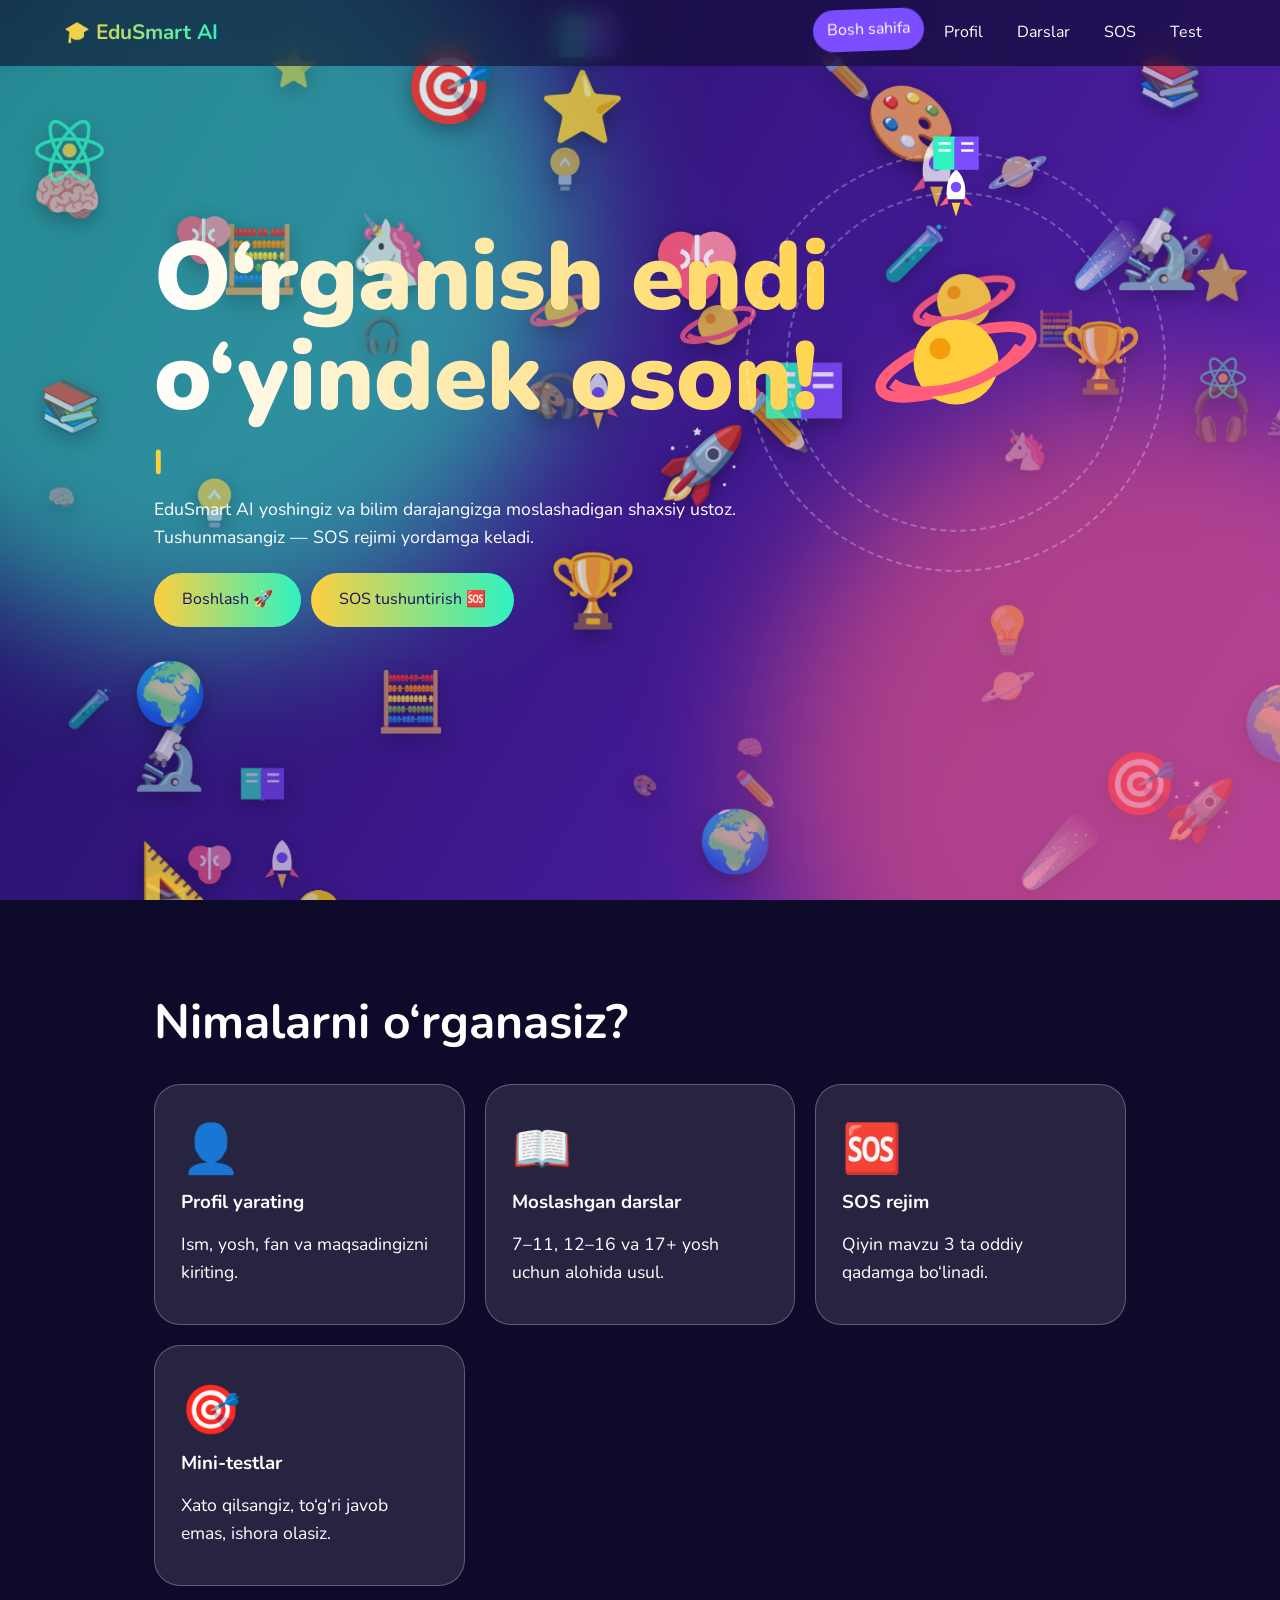
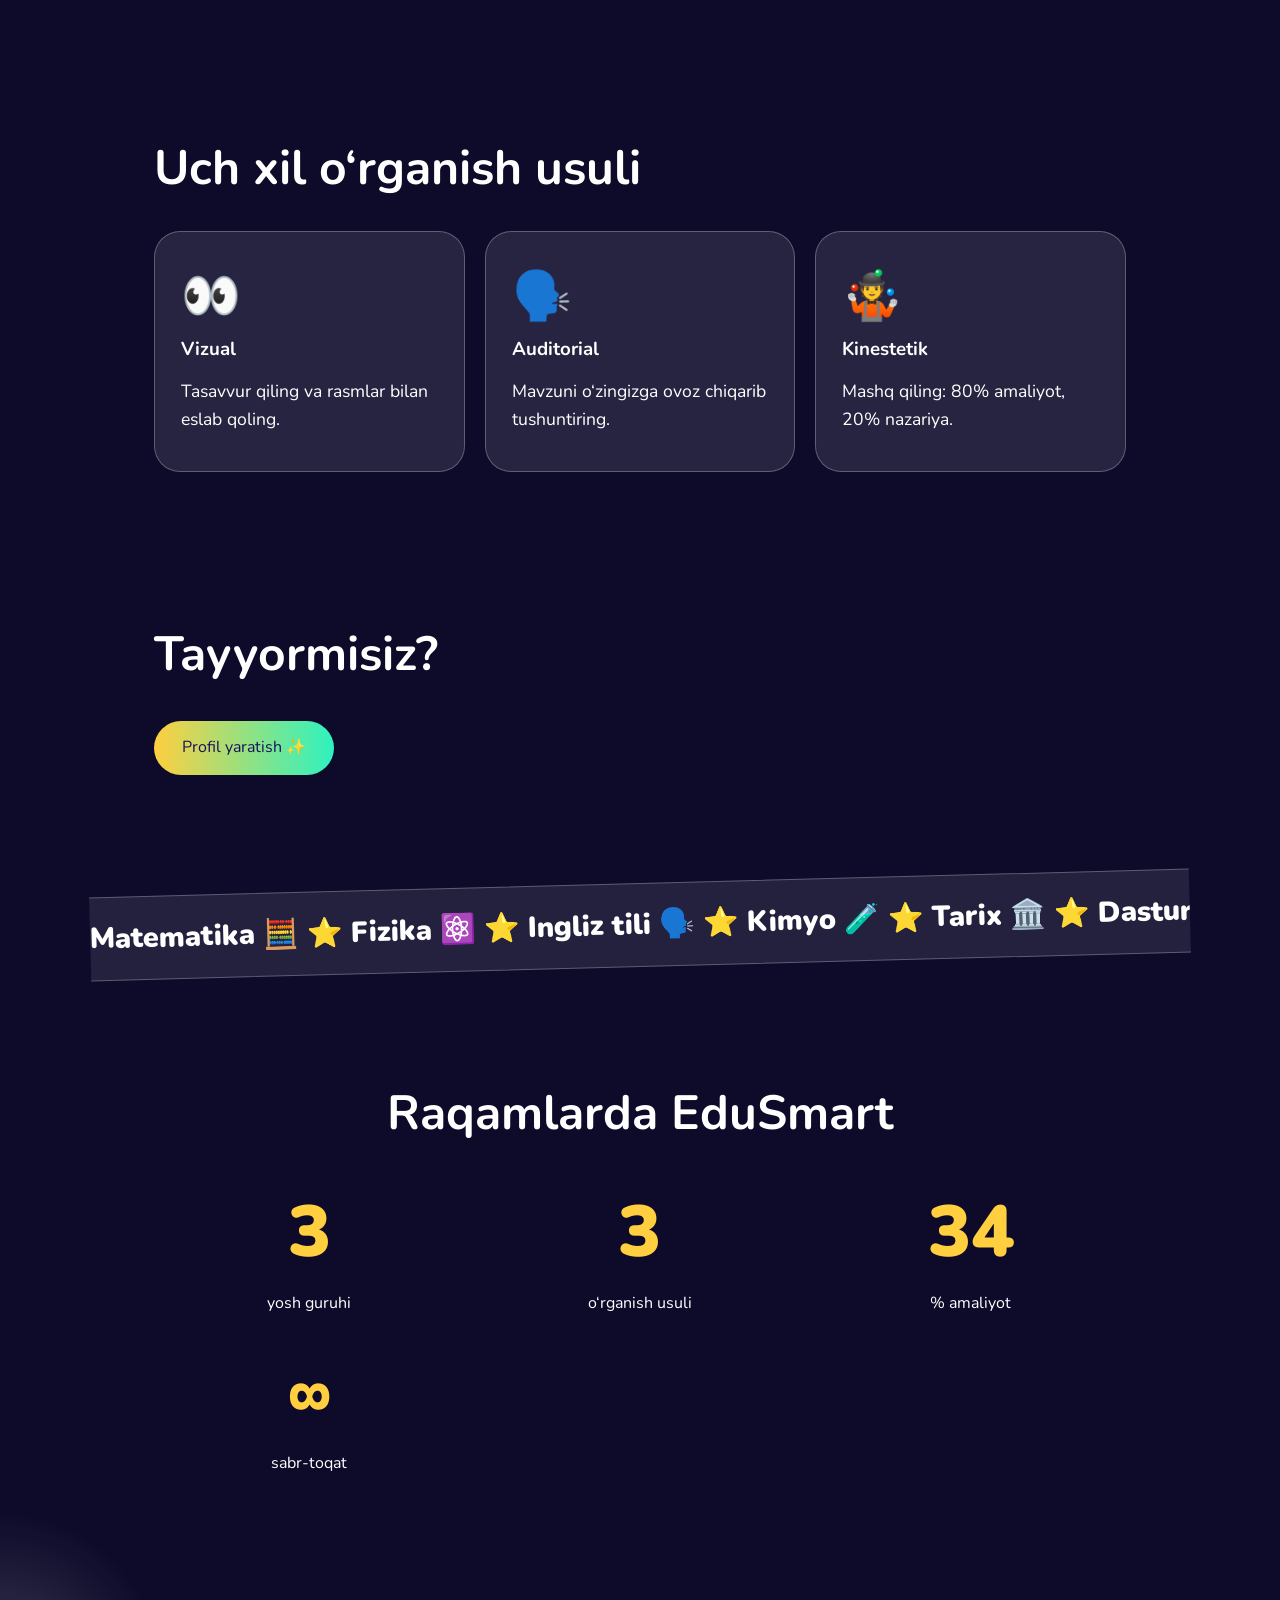
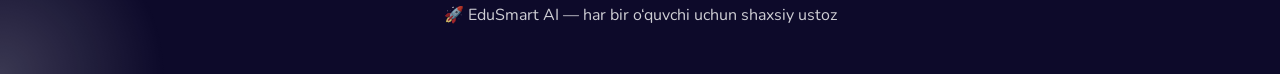
<file: edusmart/index.html>
<!DOCTYPE html><html lang="uz"><head><meta charset="utf-8"><meta name="viewport" content="width=device-width,initial-scale=1"><title>EduSmart AI</title>
<link href="https://fonts.googleapis.com/css2?family=Nunito:wght@400;900&display=swap" rel="stylesheet"><link rel="stylesheet" href="style.css"></head><body><main>
<section style="padding-top:18vh;min-height:90vh"><h1>O‘rganish endi<br>o‘yindek oson!</h1>
<p id="hi">EduSmart AI yoshingiz va bilim darajangizga moslashadigan shaxsiy ustoz. Tushunmasangiz — SOS rejimi yordamga keladi.</p>
<a class="btn" href="profil.html">Boshlash 🚀</a><a class="btn" href="sos.html">SOS tushuntirish 🆘</a></section>
<section><h2>Nimalarni o‘rganasiz?</h2><div class="grid">
<a class="card" href="profil.html"><em>👤</em><h3>Profil yarating</h3><p>Ism, yosh, fan va maqsadingizni kiriting.</p></a>
<a class="card" href="darslar.html"><em>📖</em><h3>Moslashgan darslar</h3><p>7–11, 12–16 va 17+ yosh uchun alohida usul.</p></a>
<a class="card" href="sos.html"><em>🆘</em><h3>SOS rejim</h3><p>Qiyin mavzu 3 ta oddiy qadamga bo‘linadi.</p></a>
<a class="card" href="test.html"><em>🎯</em><h3>Mini-testlar</h3><p>Xato qilsangiz, to‘g‘ri javob emas, ishora olasiz.</p></a></div></section>
<section><h2>Uch xil o‘rganish usuli</h2><div class="grid">
<div class="card"><em>👀</em><h3>Vizual</h3><p>Tasavvur qiling va rasmlar bilan eslab qoling.</p></div>
<div class="card"><em>🗣️</em><h3>Auditorial</h3><p>Mavzuni o‘zingizga ovoz chiqarib tushuntiring.</p></div>
<div class="card"><em>🤹</em><h3>Kinestetik</h3><p>Mashq qiling: 80% amaliyot, 20% nazariya.</p></div></div></section>
<section><h2>Tayyormisiz?</h2><a class="btn" href="profil.html">Profil yaratish ✨</a></section></main>
<script src="app.js"></script><script>const n=localStorage.getItem('esName');if(n)$('#hi').textContent='Xush kelibsiz, '+n+'! Bugun nimani o‘rganamiz?'</script></body></html>
</file>
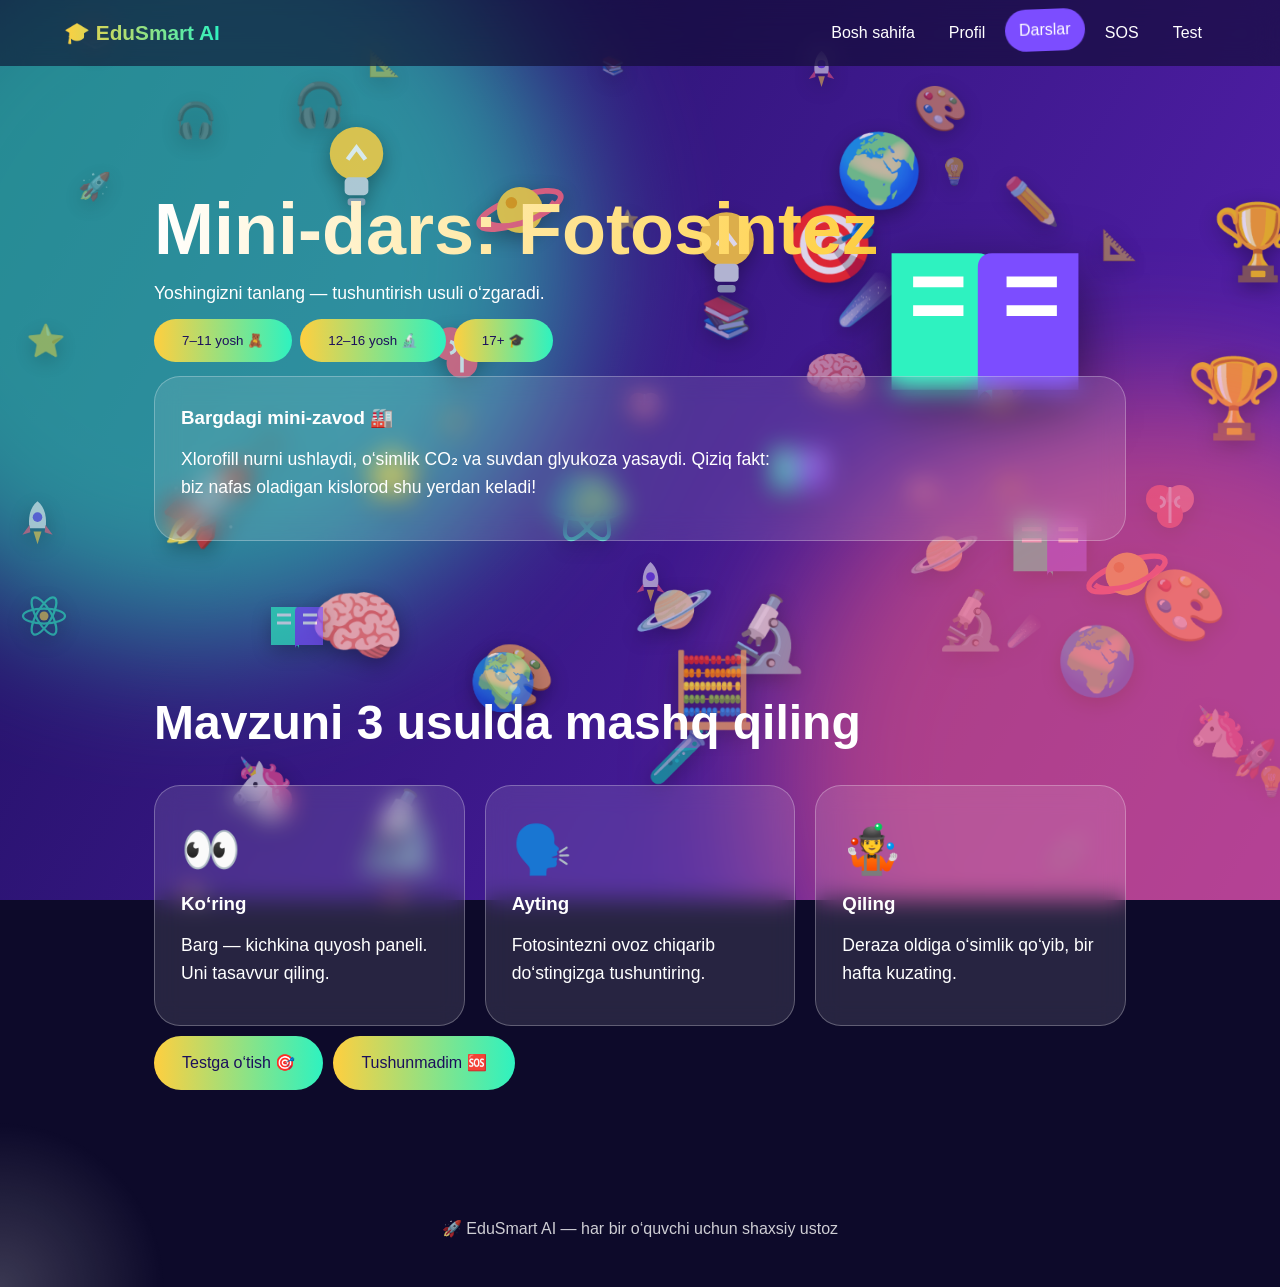
<file: edusmart/darslar.html>
<!DOCTYPE html><html lang="uz"><head><meta charset="utf-8"><meta name="viewport" content="width=device-width,initial-scale=1"><title>Darslar — EduSmart AI</title><link rel="stylesheet" href="style.css"></head><body><main>
<section style="padding-top:14vh"><h1 style="font-size:clamp(2.2rem,6vw,4.5rem)">Mini-dars: Fotosintez</h1>
<p>Yoshingizni tanlang — tushuntirish usuli o‘zgaradi.</p>
<div class="tabs"><button class="btn" data-t="0">7–11 yosh 🧸</button><button class="btn" data-t="1">12–16 yosh 🔬</button><button class="btn" data-t="2">17+ 🎓</button></div>
<div class="card" id="box"></div></section>
<section><h2>Mavzuni 3 usulda mashq qiling</h2><div class="grid">
<div class="card"><em>👀</em><h3>Ko‘ring</h3><p>Barg — kichkina quyosh paneli. Uni tasavvur qiling.</p></div>
<div class="card"><em>🗣️</em><h3>Ayting</h3><p>Fotosintezni ovoz chiqarib do‘stingizga tushuntiring.</p></div>
<div class="card"><em>🤹</em><h3>Qiling</h3><p>Deraza oldiga o‘simlik qo‘yib, bir hafta kuzating.</p></div></div>
<a class="btn" href="test.html">Testga o‘tish 🎯</a><a class="btn" href="sos.html">Tushunmadim 🆘</a></section></main>
<script src="app.js"></script><script>
const T=['<h3>Bargcha — oshpaz! 🍃</h3><p>Barg quyosh nurini, suvni va havoni olib, o‘simlikka ovqat pishiradi. Bu ovqat — shakar!</p>','<h3>Bargdagi mini-zavod 🏭</h3><p>Xlorofill nurni ushlaydi, o‘simlik CO₂ va suvdan glyukoza yasaydi. Qiziq fakt: biz nafas oladigan kislorod shu yerdan keladi!</p>','<h3>6CO₂ + 6H₂O → C₆H₁₂O₆ + 6O₂</h3><p>Jarayon ikki bosqichda: yorug‘lik bosqichi (tilakoidlar, ATP/NADPH) va Kalvin sikli (stromada CO₂ fiksatsiyasi). Samaradorlik yorug‘lik, harorat va CO₂ ga bog‘liq.</p>'];
document.querySelectorAll('[data-t]').forEach(b=>b.onclick=()=>{const x=$('#box');x.style.transform='rotateY(90deg)';setTimeout(()=>{x.innerHTML=T[b.dataset.t];x.style.transform=''},250)});
$('#box').innerHTML=T[1];
</script></body></html>
</file>
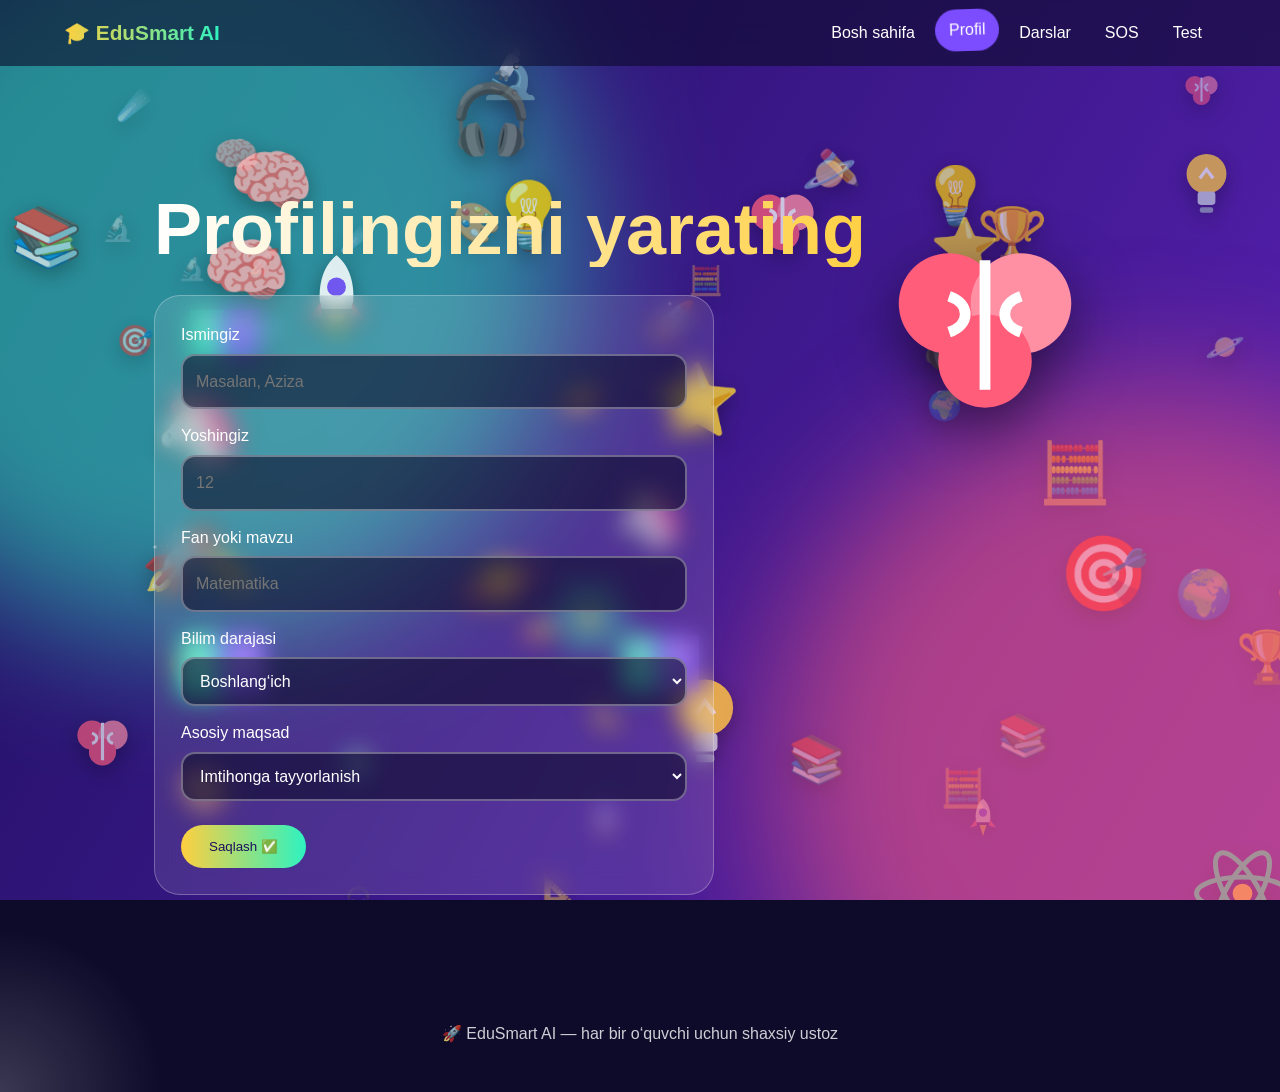
<file: edusmart/profil.html>
<!DOCTYPE html><html lang="uz"><head><meta charset="utf-8"><meta name="viewport" content="width=device-width,initial-scale=1"><title>Profil — EduSmart AI</title><link rel="stylesheet" href="style.css"></head><body><main>
<section style="padding-top:14vh"><h1 style="font-size:clamp(2.2rem,6vw,4.5rem)">Profilingizni yarating</h1>
<div class="card" style="margin-top:28px;max-width:560px"><label>Ismingiz</label><input id="n" placeholder="Masalan, Aziza">
<label>Yoshingiz</label><input id="a" type="number" min="7" max="99" placeholder="12">
<label>Fan yoki mavzu</label><input id="s" placeholder="Matematika">
<label>Bilim darajasi</label><select id="l"><option>Boshlang‘ich</option><option>O‘rta</option><option>Yuqori</option></select>
<label>Asosiy maqsad</label><select id="g"><option>Imtihonga tayyorlanish</option><option>Maktab darsini o‘zlashtirish</option><option>Amaliy ko‘nikma hosil qilish</option></select>
<button class="btn" id="go">Saqlash ✅</button></div>
<div class="card hide" id="res" style="margin-top:20px;max-width:560px"></div></section></main>
<script src="app.js"></script><script>
$('#go').onclick=()=>{const n=$('#n').value||'Do‘stim',a=+$('#a').value;localStorage.setItem('esName',n);
const m=a<12?'o‘yin va ertak tilida 🧸':a<17?'qiziqarli faktlar va amaliy savollar bilan 🔬':'tizimli va chuqur tahlil bilan 🎓';
const r=$('#res');r.classList.remove('hide');r.innerHTML=`<h3>Zo‘r, ${n}!</h3><p>${$('#s').value||'Tanlangan fan'} bo‘yicha darslar sizga ${m} o‘tiladi.</p><a class="btn" href="darslar.html">Darsni boshlash 📖</a>`}
</script></body></html>
</file>
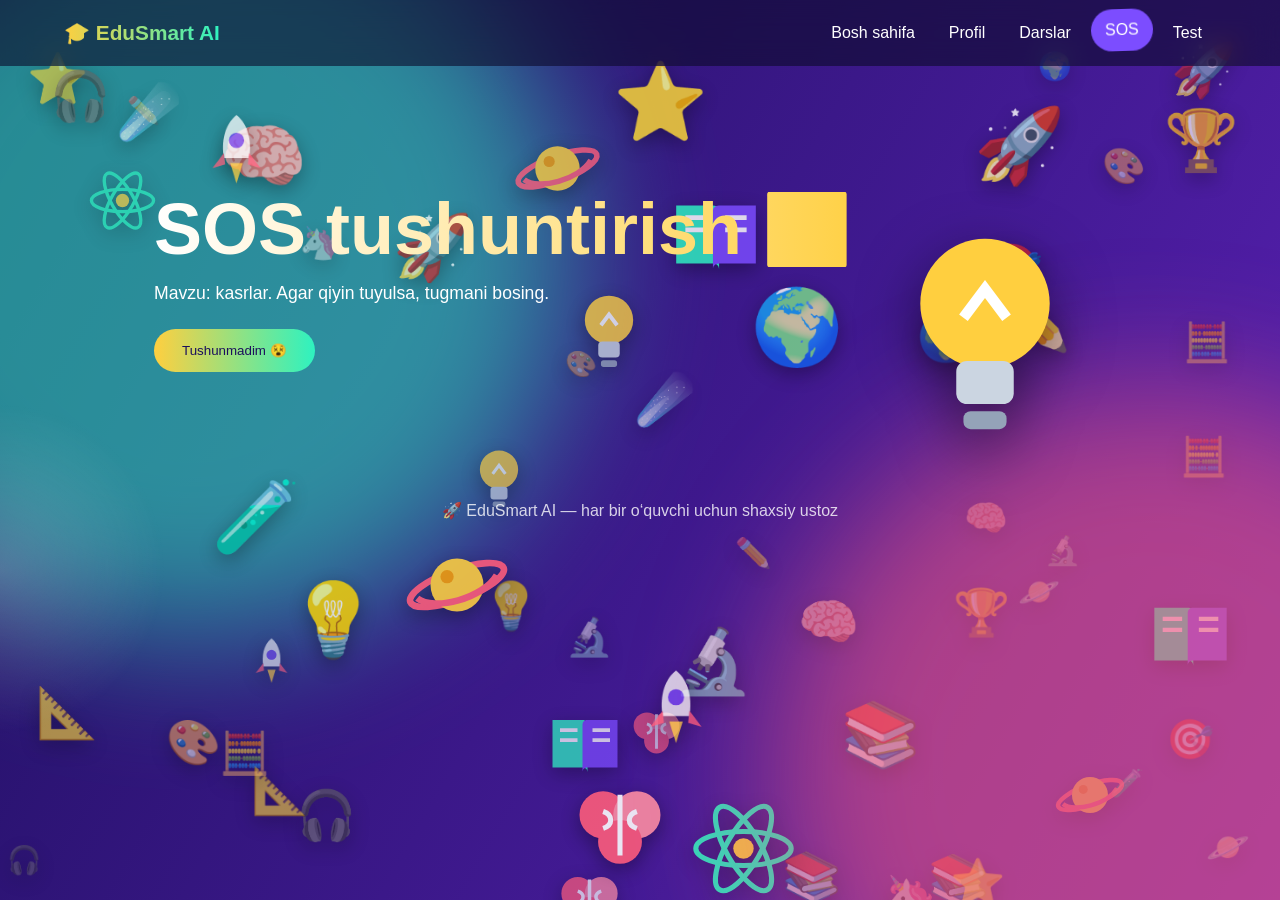
<file: edusmart/sos.html>
<!DOCTYPE html><html lang="uz"><head><meta charset="utf-8"><meta name="viewport" content="width=device-width,initial-scale=1"><title>SOS — EduSmart AI</title><link rel="stylesheet" href="style.css"></head><body><main>
<section style="padding-top:14vh"><h1 style="font-size:clamp(2.2rem,6vw,4.5rem)">SOS tushuntirish 🆘</h1>
<p>Mavzu: kasrlar. Agar qiyin tuyulsa, tugmani bosing.</p>
<button class="btn" id="b">Tushunmadim 😵</button>
<div class="card hide" id="c" style="margin-top:24px"></div></section></main>
<script src="app.js"></script><script>
const S=[['Xavotir olmang! 💜','Kasrlar ko‘pchilikka boshida qiyin tuyuladi. Birgalikda osongina o‘rganamiz.'],['Pitsa o‘xshatishi 🍕','Kasr — butun narsaning bo‘lagi. Pitsa 4 bo‘lakka kesilgan, siz 1 tasini yedingiz: bu 1/4.'],['1-qadam: pastdagi son 🔢','Pastdagi son pitsa nechta teng bo‘lakka kesilganini bildiradi. 8 bo‘lakka kesilsa, pastda nechta bo‘ladi?'],['Sizning navbatingiz 🎯','Pitsa 8 bo‘lak, siz 3 tasini yedingiz. Kasrni yozing va qayerdan boshlashni o‘zingiz aytib bering!']];
let i=0;$('#b').onclick=()=>{const c=$('#c');c.classList.remove('hide');c.innerHTML=`<h3>${S[i][0]}</h3><p>${S[i][1]}</p>`;i=(i+1)%S.length;$('#b').textContent=i?'Keyingi qadam ➡️':'Qaytadan 🔁'}
</script></body></html>
</file>
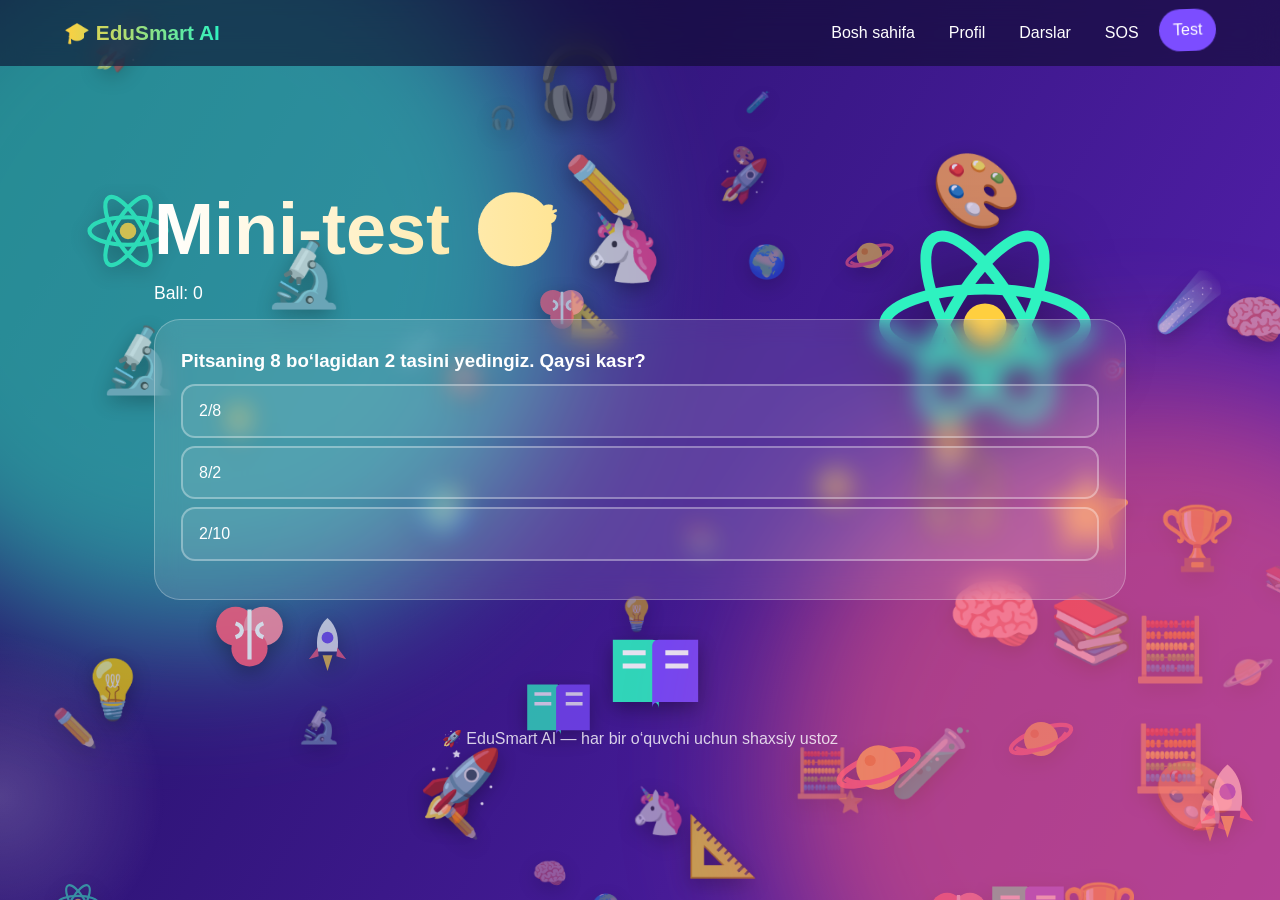
<file: edusmart/test.html>
<!DOCTYPE html><html lang="uz"><head><meta charset="utf-8"><meta name="viewport" content="width=device-width,initial-scale=1"><title>Test — EduSmart AI</title><link rel="stylesheet" href="style.css"></head><body><main>
<section style="padding-top:14vh"><h1 style="font-size:clamp(2.2rem,6vw,4.5rem)">Mini-test 🎯</h1><p id="sc">Ball: 0</p><div class="card" id="q"></div></section></main>
<script src="app.js"></script><script>
const Q=[['Pitsaning 8 bo‘lagidan 2 tasini yedingiz. Qaysi kasr?',['2/8','8/2','2/10'],0,'Yuqorida yeyilgan, pastda jami bo‘laklar turadi.'],['O‘simlik fotosintezda qaysi gazni chiqaradi?',['CO₂','Kislorod','Azot'],1,'Biz nafas olish uchun aynan shu gazga muhtojmiz.'],['Qaysi o‘rganish usuli kinestetik?',['Rasm chizish va tajriba qilish','Faqat o‘qish','Faqat tinglash'],0,'Kinestetik — harakat va mashq orqali.']];
let i=0,s=0;function show(){const q=$('#q');if(i>=Q.length){q.innerHTML=`<h3>Tugadi! 🏆</h3><p>Natija: ${s}/${Q.length}</p><a class="btn" href="darslar.html">Darslarga qaytish</a>`;return}
q.innerHTML=`<h3>${Q[i][0]}</h3>`+Q[i][1].map((t,k)=>`<button class="opt" data-k="${k}">${t}</button>`).join('')+'<p id="m"></p>';
q.querySelectorAll('.opt').forEach(b=>b.onclick=()=>{if(+b.dataset.k==Q[i][2]){b.classList.add('ok');s++;boom();$('#sc').textContent='Ball: '+s;$('#m').textContent='To‘g‘ri! 🎉 Ajoyib o‘ylading.';i++;setTimeout(show,1200)}else{b.classList.add('no');$('#m').textContent='Hali emas 🤔 Ishora: '+Q[i][3]}})}
show();</script></body></html>
</file>
<file: edusmart/style.css>
:root{--v:#7c4dff;--m:#2ef2c0;--s:#ffcf3f;--c:#ff5d7a}
*{box-sizing:border-box;margin:0}
html{scroll-behavior:smooth}
body{font-family:'Nunito','Trebuchet MS',sans-serif;color:#fff;background:#0d0a2a;overflow-x:hidden;line-height:1.6;transition:opacity .35s,transform .35s}
body.out{opacity:0;transform:scale(1.04)}
#bg{position:fixed;inset:0;z-index:-1;overflow:hidden;background:linear-gradient(120deg,#1b0f5c,#5b21b6,#0e7490,#be185d,#1b0f5c);background-size:400% 400%;animation:flow 16s ease infinite}
#bg:before,#bg:after{content:"";position:absolute;width:60vmax;height:60vmax;border-radius:50%;filter:blur(70px);opacity:.55;animation:drift 14s ease-in-out infinite alternate}
#bg:before{background:var(--m);left:-15vmax;top:-10vmax}
#bg:after{background:var(--c);right:-20vmax;bottom:-20vmax;animation-delay:-7s}
#bg i{position:absolute;font-style:normal;animation:fl 8s ease-in-out infinite;will-change:transform;filter:drop-shadow(0 6px 10px #0006)}
@keyframes flow{50%{background-position:100% 50%}}
@keyframes drift{to{transform:translate(18vmax,12vmax) scale(1.2)}}
@keyframes fl{50%{transform:translateY(-45px) rotate(25deg) scale(1.15)}}
#bar{position:fixed;top:0;left:0;height:5px;width:0;background:linear-gradient(90deg,var(--s),var(--c),var(--m));z-index:99}
nav{position:sticky;top:0;z-index:50;display:flex;flex-wrap:wrap;gap:6px;align-items:center;padding:12px 5vw;background:#0d0a2a99;backdrop-filter:blur(14px)}
nav b{font-size:1.3rem;margin-right:auto;background:linear-gradient(90deg,var(--s),var(--m));-webkit-background-clip:text;color:transparent}
nav a{color:#fff;text-decoration:none;padding:8px 14px;border-radius:99px;transition:.25s}
nav a:hover,nav a.on{background:var(--v);transform:translateY(-3px) rotate(-2deg)}
main{max-width:1100px;margin:auto;padding:0 5vw}
section{padding:12vh 0 4vh}
h1{font-size:clamp(2.6rem,8vw,6rem);line-height:1.05;font-weight:900;background:linear-gradient(90deg,#fff,var(--s),var(--c),var(--m),#fff);background-size:300%;-webkit-background-clip:text;color:transparent;animation:flow 6s linear infinite}
h2{font-size:clamp(1.8rem,4vw,3rem);margin-bottom:18px}
p{max-width:62ch;margin:12px 0;font-size:1.1rem}
.grid{display:grid;grid-template-columns:repeat(auto-fit,minmax(240px,1fr));gap:20px;margin-top:24px}
.card{display:block;color:#fff;text-decoration:none;padding:26px;border-radius:26px;background:#ffffff1c;border:1px solid #ffffff44;backdrop-filter:blur(12px);transition:.35s;cursor:pointer}
.card:hover{transform:translateY(-10px) rotate(-1.5deg) scale(1.03);background:#ffffff33;box-shadow:0 20px 50px #0008,0 0 30px var(--v)}
.card em{font-style:normal;font-size:3rem;display:block;animation:fl 4s ease-in-out infinite}
.btn{display:inline-block;margin:10px 10px 0 0;padding:14px 28px;border:0;border-radius:99px;font:900 1.05rem inherit;color:#1b0f5c;background:linear-gradient(90deg,var(--s),var(--m));cursor:pointer;text-decoration:none;transition:.25s;animation:pulse 2.2s infinite}
.btn:hover{transform:scale(1.1) rotate(-2deg)}
@keyframes pulse{50%{box-shadow:0 0 0 14px #ffcf3f22}}
.rv{opacity:0;transform:translateY(60px) scale(.94);transition:1s cubic-bezier(.2,.8,.2,1)}
.rv.in{opacity:1;transform:none}
input,select{width:100%;padding:13px;margin:6px 0 14px;border-radius:14px;border:2px solid #ffffff55;background:#0d0a2a99;color:#fff;font:inherit}
.tabs button{margin:0 8px 14px 0}
.opt{display:block;width:100%;text-align:left;margin:8px 0;padding:12px 16px;border-radius:14px;border:2px solid #ffffff55;background:#ffffff14;color:#fff;font:inherit;cursor:pointer;transition:.2s}
.opt:hover{border-color:var(--s);transform:translateX(8px)}
.ok{border-color:var(--m)!important;background:#2ef2c033!important}
.no{border-color:var(--c)!important;animation:shake .4s}
@keyframes shake{25%{transform:translateX(-10px)}75%{transform:translateX(10px)}}
.hide{display:none}
footer{text-align:center;padding:10vh 5vw 5vh;opacity:.8}
.p{position:fixed;z-index:99;pointer-events:none;font-size:1.6rem;animation:pop .9s ease-out forwards}
@keyframes pop{to{transform:translate(var(--x),var(--y)) rotate(360deg) scale(.2);opacity:0}}
@media(prefers-reduced-motion:reduce){*{animation:none!important;transition:none!important}}
#bg i img{width:100%;height:100%;display:block}
.st{position:fixed;z-index:-1;height:3px;width:140px;background:linear-gradient(90deg,#fff,transparent);transform:rotate(30deg);animation:shoot 1.4s ease-out forwards;pointer-events:none}
@keyframes shoot{from{opacity:1;translate:0 0}to{opacity:0;translate:-500px 290px}}
.rocket{position:fixed;z-index:40;width:70px;left:-90px;bottom:20vh;pointer-events:none;animation:fly 7s linear forwards}
@keyframes fly{to{left:110vw;bottom:70vh;transform:rotate(60deg)}}
#glow{position:fixed;z-index:-1;width:360px;height:360px;margin:-180px;border-radius:50%;background:radial-gradient(#ffffff30,transparent 65%);pointer-events:none}
.hero-img{position:absolute;right:2vw;top:16vh;width:min(230px,35vw);animation:fl 5s ease-in-out infinite;filter:drop-shadow(0 20px 30px #0008)}
.orb{position:absolute;right:0;top:14vh;width:340px;height:340px}
.orb>img.c{position:absolute;inset:25%;width:50%;animation:fl 5s ease-in-out infinite}
.orb>div{position:absolute;inset:0;border:2px dashed #ffffff44;border-radius:50%;animation:spin 14s linear infinite}
.orb>div:nth-of-type(2){inset:-40px;animation-duration:24s;animation-direction:reverse}
.orb>div img{position:absolute;top:-28px;left:50%;width:56px;margin-left:-28px;animation:spin 14s linear infinite reverse}
@keyframes spin{to{transform:rotate(360deg)}}
@media(max-width:900px){.orb{display:none}}
.mq{overflow:hidden;white-space:nowrap;margin:8vh -5vw 0;padding:18px 0;background:#ffffff18;border-block:1px solid #ffffff44;transform:rotate(-1.5deg)}
.mq div{display:inline-block;font-size:1.8rem;font-weight:900;animation:mq 22s linear infinite}
@keyframes mq{to{transform:translateX(-50%)}}
.stat{font-size:clamp(2.6rem,6vw,4.5rem);font-weight:900;color:var(--s)}
#tw{font-size:1.7rem;font-weight:900;color:var(--s);min-height:2.6rem;margin-top:10px}
#tw:after{content:"|";animation:blink 1s steps(1) infinite}
@keyframes blink{50%{opacity:0}}
.cf{position:fixed;z-index:99;top:-20px;width:10px;height:16px;pointer-events:none;animation:fall 2.4s ease-in forwards}
@keyframes fall{to{transform:translateY(110vh) rotate(720deg)}}
</file>
